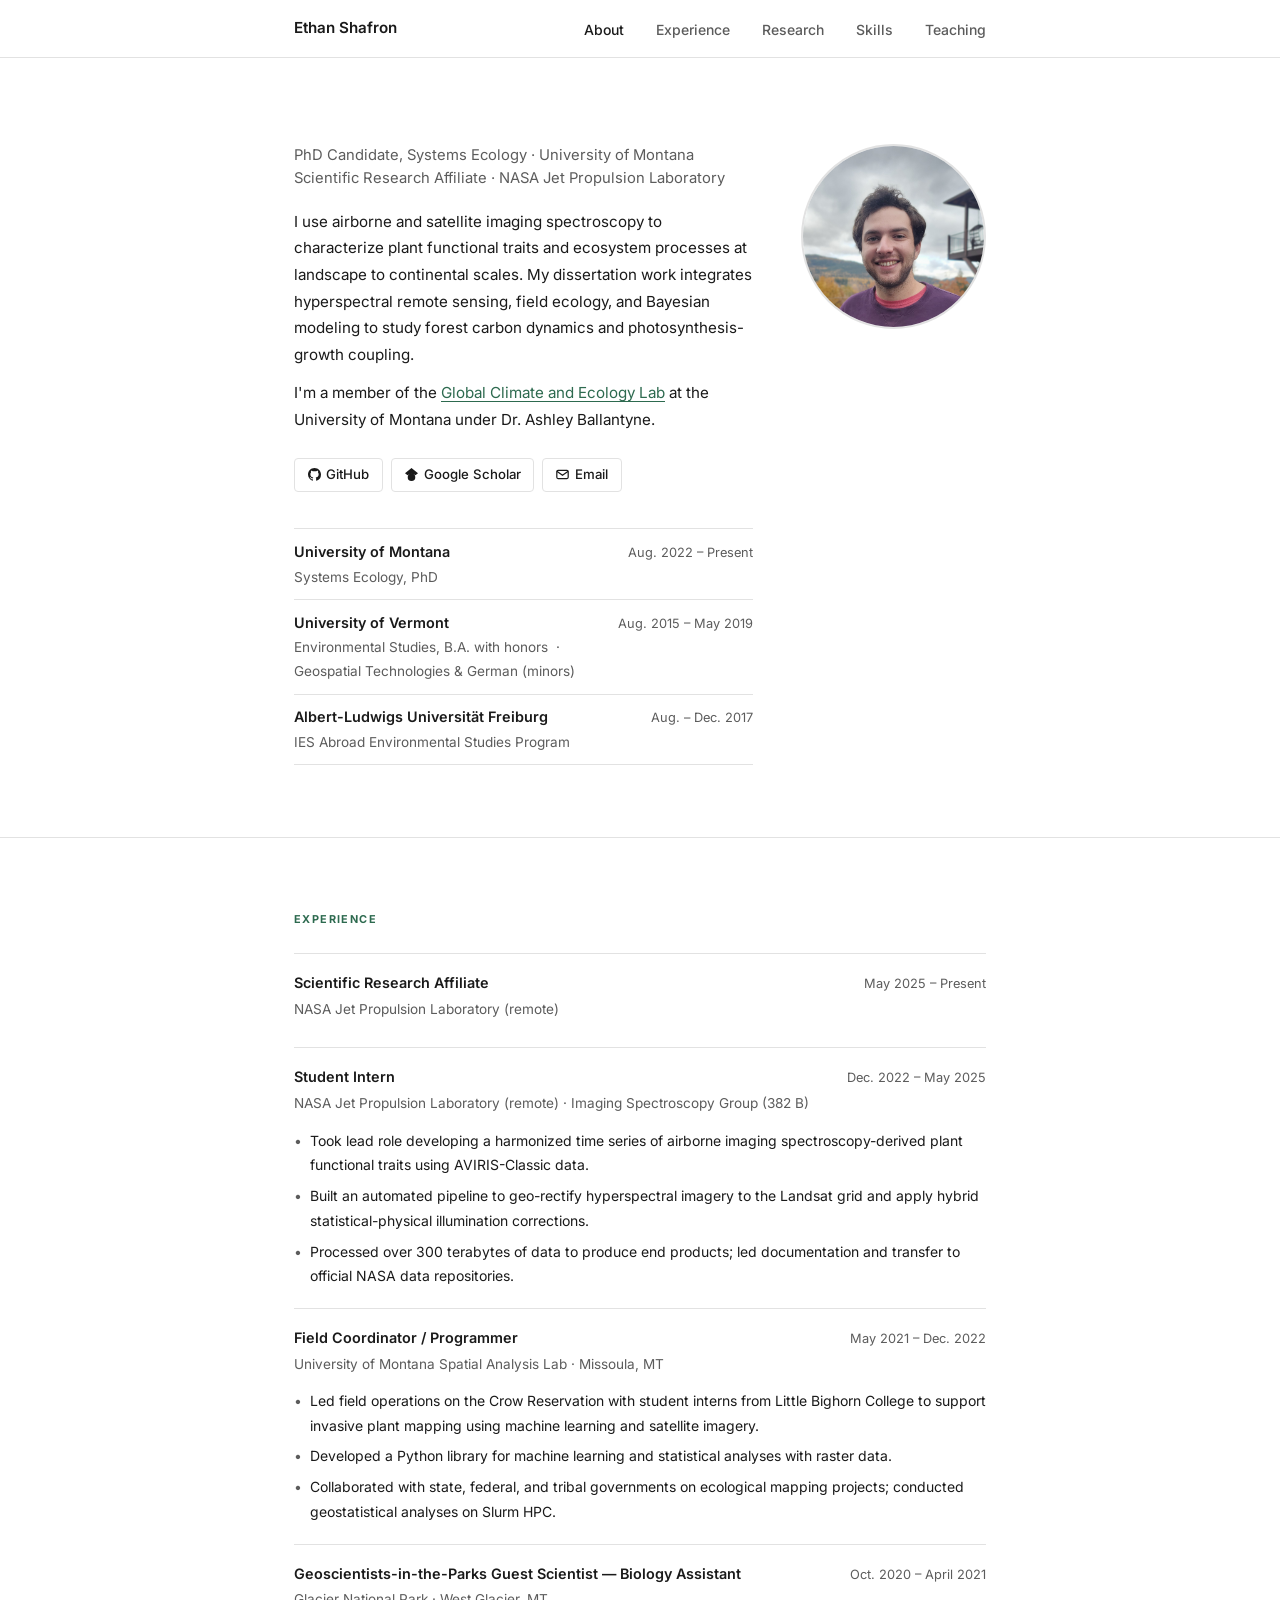
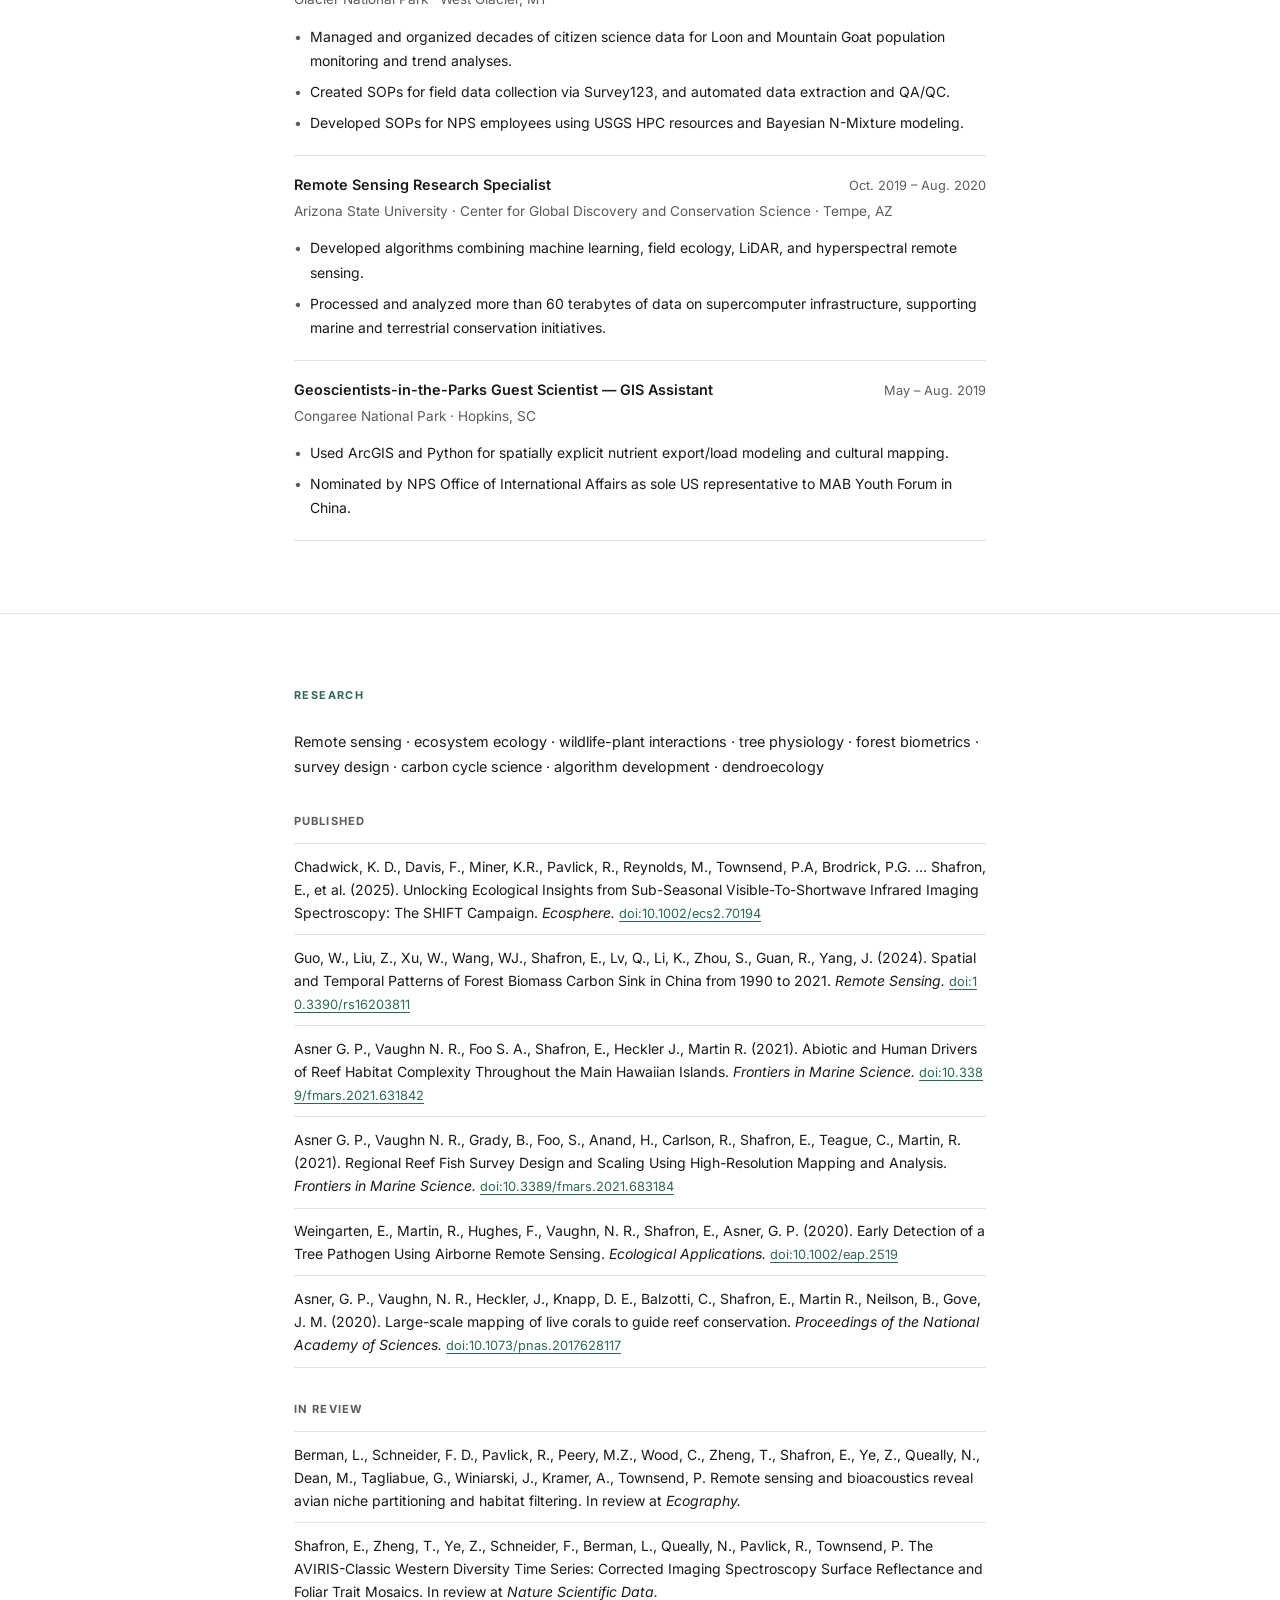
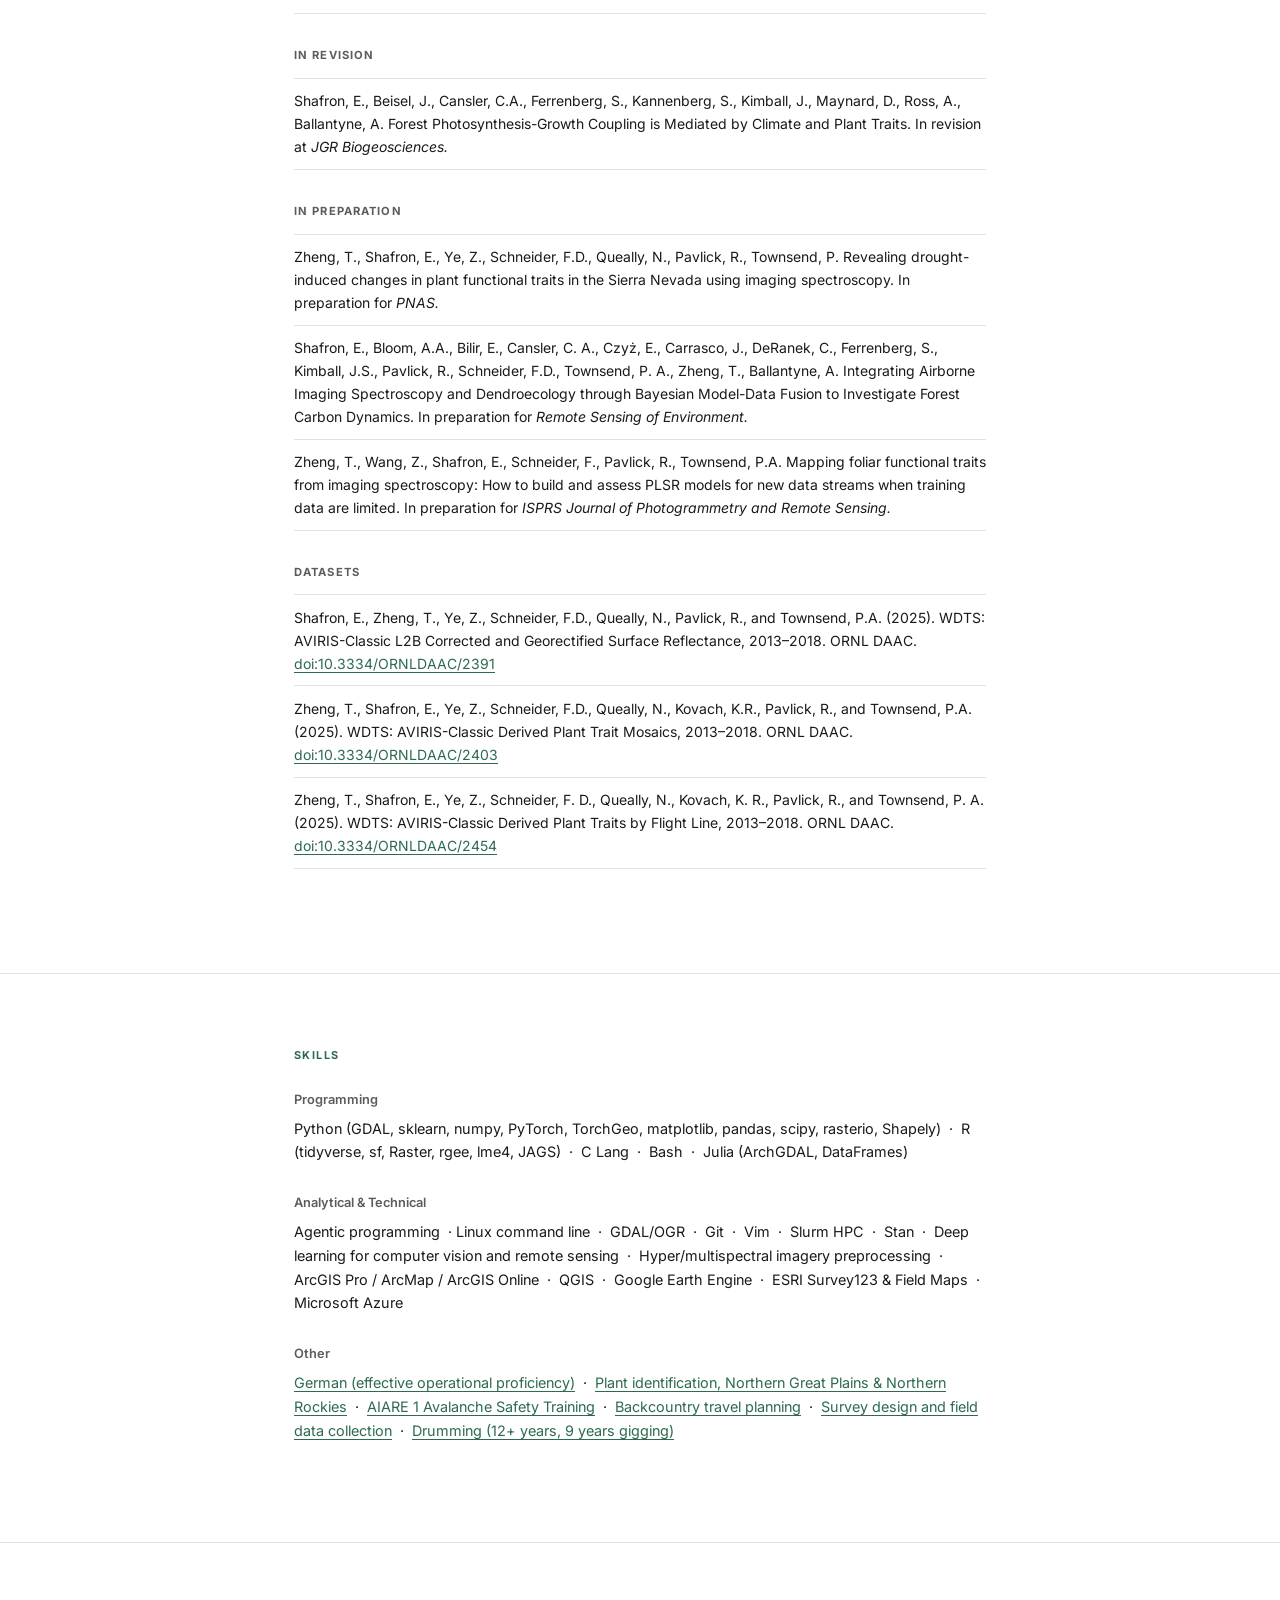
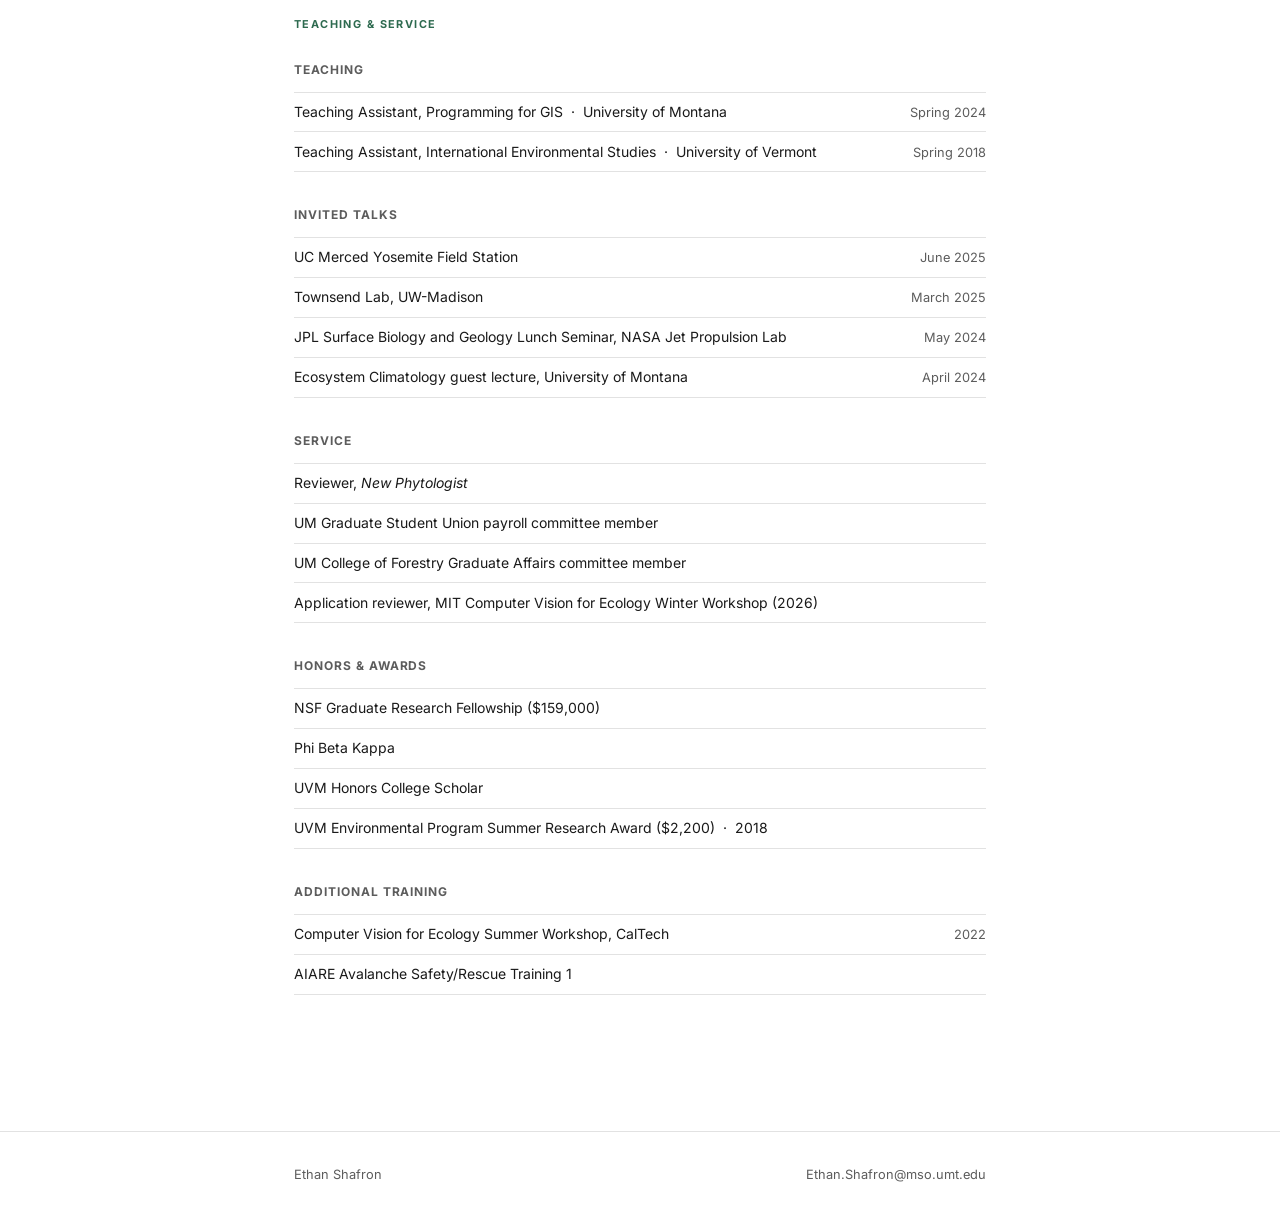
<file: index.html>
<!DOCTYPE html>
<html lang="en">
<head>
  <meta charset="UTF-8" />
  <meta name="viewport" content="width=device-width, initial-scale=1.0" />
  <meta name="google-site-verification" content="RIKO0gXB_fbFGR_R6k4a2QmeaagqkWeGWc6fwO8qHqc" />
  <title>Ethan Shafron</title>
  <meta name="description" content="Ethan Shafron — PhD Candidate, Systems Ecology, University of Montana. Imaging spectroscopy, plant functional traits, remote sensing." />
  <link rel="preconnect" href="https://fonts.googleapis.com" />
  <link rel="preconnect" href="https://fonts.gstatic.com" crossorigin />
  <link href="https://fonts.googleapis.com/css2?family=Inter:wght@300;400;500;600;700&display=swap" rel="stylesheet" />
  <link rel="stylesheet" href="assets/css/style.css" />
</head>
<body>

<!-- ============================================================
     NAV
     Add a link here + a matching <section id="..."> below
     to create a new page section.
     ============================================================ -->
<nav id="site-nav" role="navigation" aria-label="Main navigation">
  <div class="nav-inner">
    <a href="#about" class="nav-brand">Ethan Shafron</a>
    <ul class="nav-links" id="nav-links">
      <li><a href="#about">About</a></li>
      <li><a href="#experience">Experience</a></li>
      <li><a href="#research">Research</a></li>
      <li><a href="#skills">Skills</a></li>
      <li><a href="#teaching">Teaching</a></li>
    </ul>
    <button class="nav-toggle" aria-controls="nav-links" aria-expanded="false" aria-label="Toggle navigation">
      <span></span><span></span><span></span>
    </button>
  </div>
</nav>


<main>

<!-- ============================================================
     ABOUT
     Edit: bio paragraphs, education entries, and link buttons.
     ============================================================ -->
<section id="about">
  <div class="container">
    <div class="about-layout">

      <div class="about-text">
        <p class="about-tagline">
          PhD Candidate, Systems Ecology · University of Montana<br>
          Scientific Research Affiliate · NASA Jet Propulsion Laboratory
        </p>

        <div class="about-bio">
          <p>
            I use airborne and satellite imaging spectroscopy to characterize plant functional traits
            and ecosystem processes at landscape to continental scales. My dissertation work integrates
            hyperspectral remote sensing, field ecology, and Bayesian modeling to study forest carbon dynamics
            and photosynthesis-growth coupling.
          </p>
          <p>
            I'm a member of the
            <a href="https://www.umt.edu/global-climate-ecology-lab/">Global Climate and Ecology Lab</a>
            at the University of Montana under Dr. Ashley Ballantyne.
          </p>
        </div>

        <div class="about-links">
          <a href="https://github.com/ethanshafron/" target="_blank" rel="noopener">
            <svg viewBox="0 0 16 16" fill="currentColor" aria-hidden="true">
              <path d="M8 0C3.58 0 0 3.58 0 8c0 3.54 2.29 6.53 5.47 7.59.4.07.55-.17.55-.38
                0-.19-.01-.82-.01-1.49-2.01.37-2.53-.49-2.69-.94-.09-.23-.48-.94-.82-1.13
                -.28-.15-.68-.52-.01-.53.63-.01 1.08.58 1.23.82.72 1.21 1.87.87 2.33.66
                .07-.52.28-.87.51-1.07-1.78-.2-3.64-.89-3.64-3.95 0-.87.31-1.59.82-2.15
                -.08-.2-.36-1.02.08-2.12 0 0 .67-.21 2.2.82.64-.18 1.32-.27 2-.27
                .68 0 1.36.09 2 .27 1.53-1.04 2.2-.82 2.2-.82.44 1.1.16 1.92.08 2.12
                .51.56.82 1.27.82 2.15 0 3.07-1.87 3.75-3.65 3.95.29.25.54.73.54 1.48
                0 1.07-.01 1.93-.01 2.2 0 .21.15.46.55.38A8.013 8.013 0 0016 8c0-4.42-3.58-8-8-8z"/>
            </svg>
            GitHub
          </a>
          <a href="https://scholar.google.com/citations?user=hjuGA_QAAAAJ&hl=en" target="_blank" rel="noopener">
            <svg viewBox="0 0 24 24" fill="currentColor" aria-hidden="true">
              <path d="M12 24a7 7 0 1 1 0-14 7 7 0 0 1 0 14zm0-24L0 9.5l4.838 3.94A8 8 0 0 1 12 10a8 8 0 0 1 7.162 3.44L24 9.5z"/>
            </svg>
            Google Scholar
          </a>
          <a href="mailto:Ethan.Shafron@mso.umt.edu">
            <svg viewBox="0 0 16 16" fill="none" stroke="currentColor" stroke-width="1.5" aria-hidden="true">
              <rect x="1" y="3" width="14" height="10" rx="1.5"/>
              <path d="M1 4l7 5 7-5"/>
            </svg>
            Email
          </a>
        </div>

        <!-- Education — edit school name, degree, and dates -->
        <div class="edu-list" style="margin-top: 2.25rem;">
          <div class="edu-entry">
            <div class="edu-left">
              <div class="edu-school">University of Montana</div>
              <div class="edu-degree">Systems Ecology, PhD</div>
            </div>
            <div class="edu-dates">Aug. 2022 – Present</div>
          </div>
          <div class="edu-entry">
            <div class="edu-left">
              <div class="edu-school">University of Vermont</div>
              <div class="edu-degree">Environmental Studies, B.A. with honors &nbsp;·&nbsp; Geospatial Technologies &amp; German (minors)</div>
            </div>
            <div class="edu-dates">Aug. 2015 – May 2019</div>
          </div>
          <div class="edu-entry">
            <div class="edu-left">
              <div class="edu-school">Albert-Ludwigs Universität Freiburg</div>
              <div class="edu-degree">IES Abroad Environmental Studies Program</div>
            </div>
            <div class="edu-dates">Aug. – Dec. 2017</div>
          </div>
        </div>
      </div>

      <div class="about-photo">
        <img src="images/headshot.jpg" alt="Ethan Shafron" />
      </div>

    </div>
  </div>
</section>


<!-- ============================================================
     EXPERIENCE
     Each .exp-entry is one job. Copy/paste to add more.
     ============================================================ -->
<section id="experience" class="section">
  <div class="container">
    <span class="section-label">Experience</span>

    <div class="exp-entry">
      <div class="exp-header">
        <span class="exp-role">Scientific Research Affiliate</span>
        <span class="exp-dates">May 2025 – Present</span>
      </div>
      <div class="exp-org">NASA Jet Propulsion Laboratory (remote)</div>
    </div>

    <div class="exp-entry">
      <div class="exp-header">
        <span class="exp-role">Student Intern</span>
        <span class="exp-dates">Dec. 2022 – May 2025</span>
      </div>
      <div class="exp-org">NASA Jet Propulsion Laboratory (remote) · Imaging Spectroscopy Group (382 B)</div>
      <ul class="exp-bullets">
        <li>Took lead role developing a harmonized time series of airborne imaging spectroscopy-derived plant functional traits using AVIRIS-Classic data.</li>
        <li>Built an automated pipeline to geo-rectify hyperspectral imagery to the Landsat grid and apply hybrid statistical-physical illumination corrections.</li>
        <li>Processed over 300 terabytes of data to produce end products; led documentation and transfer to official NASA data repositories.</li>
      </ul>
    </div>

    <div class="exp-entry">
      <div class="exp-header">
        <span class="exp-role">Field Coordinator / Programmer</span>
        <span class="exp-dates">May 2021 – Dec. 2022</span>
      </div>
      <div class="exp-org">University of Montana Spatial Analysis Lab · Missoula, MT</div>
      <ul class="exp-bullets">
        <li>Led field operations on the Crow Reservation with student interns from Little Bighorn College to support invasive plant mapping using machine learning and satellite imagery.</li>
        <li>Developed a Python library for machine learning and statistical analyses with raster data.</li>
        <li>Collaborated with state, federal, and tribal governments on ecological mapping projects; conducted geostatistical analyses on Slurm HPC.</li>
      </ul>
    </div>

    <div class="exp-entry">
      <div class="exp-header">
        <span class="exp-role">Geoscientists-in-the-Parks Guest Scientist — Biology Assistant</span>
        <span class="exp-dates">Oct. 2020 – April 2021</span>
      </div>
      <div class="exp-org">Glacier National Park · West Glacier, MT</div>
      <ul class="exp-bullets">
        <li>Managed and organized decades of citizen science data for Loon and Mountain Goat population monitoring and trend analyses.</li>
        <li>Created SOPs for field data collection via Survey123, and automated data extraction and QA/QC.</li>
        <li>Developed SOPs for NPS employees using USGS HPC resources and Bayesian N-Mixture modeling.</li>
      </ul>
    </div>

    <div class="exp-entry">
      <div class="exp-header">
        <span class="exp-role">Remote Sensing Research Specialist</span>
        <span class="exp-dates">Oct. 2019 – Aug. 2020</span>
      </div>
      <div class="exp-org">Arizona State University · Center for Global Discovery and Conservation Science · Tempe, AZ</div>
      <ul class="exp-bullets">
        <li>Developed algorithms combining machine learning, field ecology, LiDAR, and hyperspectral remote sensing.</li>
        <li>Processed and analyzed more than 60 terabytes of data on supercomputer infrastructure, supporting marine and terrestrial conservation initiatives.</li>
      </ul>
    </div>

    <div class="exp-entry">
      <div class="exp-header">
        <span class="exp-role">Geoscientists-in-the-Parks Guest Scientist — GIS Assistant</span>
        <span class="exp-dates">May – Aug. 2019</span>
      </div>
      <div class="exp-org">Congaree National Park · Hopkins, SC</div>
      <ul class="exp-bullets">
        <li>Used ArcGIS and Python for spatially explicit nutrient export/load modeling and cultural mapping.</li>
        <li>Nominated by NPS Office of International Affairs as sole US representative to MAB Youth Forum in China.</li>
      </ul>
    </div>

  </div>
</section>


<!-- ============================================================
     RESEARCH
     Sections: Published, In Review, In Revision, In Prep, Datasets.
     Add/remove <li> items as needed.
     ============================================================ -->
<section id="research" class="section">
  <div class="container">
    <span class="section-label">Research</span>

    <p class="interests-text" style="margin-top:0; margin-bottom: 2rem; font-style: normal; color: var(--color-text); font-size: 0.9rem;">
      Remote sensing · ecosystem ecology · wildlife-plant interactions · tree physiology · forest biometrics ·
      survey design · carbon cycle science · algorithm development · dendroecology
    </p>

    <!-- Published -->
    <div class="pub-group">
      <div class="pub-group-label">Published</div>
      <ol class="pub-list">
        <li>
          Chadwick, K. D., Davis, F., Miner, K.R., Pavlick, R., Reynolds, M., Townsend, P.A, Brodrick, P.G. … Shafron, E., et al. (2025).
          Unlocking Ecological Insights from Sub-Seasonal Visible-To-Shortwave Infrared Imaging Spectroscopy: The SHIFT Campaign.
          <em>Ecosphere.</em> <a href="https://doi.org/10.1002/ecs2.70194" target="_blank" rel="noopener">doi:10.1002/ecs2.70194</a>
        </li>
        <li>
          Guo, W., Liu, Z., Xu, W., Wang, WJ., Shafron, E., Lv, Q., Li, K., Zhou, S., Guan, R., Yang, J. (2024).
          Spatial and Temporal Patterns of Forest Biomass Carbon Sink in China from 1990 to 2021.
          <em>Remote Sensing.</em> <a href="https://doi.org/10.3390/rs16203811" target="_blank" rel="noopener">doi:10.3390/rs16203811</a>
        </li>
        <li>
          Asner G. P., Vaughn N. R., Foo S. A., Shafron, E., Heckler J., Martin R. (2021).
          Abiotic and Human Drivers of Reef Habitat Complexity Throughout the Main Hawaiian Islands.
          <em>Frontiers in Marine Science.</em> <a href="https://doi.org/10.3389/fmars.2021.631842" target="_blank" rel="noopener">doi:10.3389/fmars.2021.631842</a>
        </li>
        <li>
          Asner G. P., Vaughn N. R., Grady, B., Foo, S., Anand, H., Carlson, R., Shafron, E., Teague, C., Martin, R. (2021).
          Regional Reef Fish Survey Design and Scaling Using High-Resolution Mapping and Analysis.
          <em>Frontiers in Marine Science.</em> <a href="https://doi.org/10.3389/fmars.2021.683184" target="_blank" rel="noopener">doi:10.3389/fmars.2021.683184</a>
        </li>
        <li>
          Weingarten, E., Martin, R., Hughes, F., Vaughn, N. R., Shafron, E., Asner, G. P. (2020).
          Early Detection of a Tree Pathogen Using Airborne Remote Sensing.
          <em>Ecological Applications.</em> <a href="https://doi.org/10.1002/eap.2519" target="_blank" rel="noopener">doi:10.1002/eap.2519</a>
        </li>
        <li>
          Asner, G. P., Vaughn, N. R., Heckler, J., Knapp, D. E., Balzotti, C., Shafron, E., Martin R., Neilson, B., Gove, J. M. (2020).
          Large-scale mapping of live corals to guide reef conservation.
          <em>Proceedings of the National Academy of Sciences.</em> <a href="https://doi.org/10.1073/pnas.2017628117" target="_blank" rel="noopener">doi:10.1073/pnas.2017628117</a>
        </li>
      </ol>
    </div>

    <!-- In Review -->
    <div class="pub-group">
      <div class="pub-group-label">In Review</div>
      <ol class="pub-list">
        <li>
          Berman, L., Schneider, F. D., Pavlick, R., Peery, M.Z., Wood, C., Zheng, T., Shafron, E., Ye, Z., Queally, N., Dean, M., Tagliabue, G., Winiarski, J., Kramer, A., Townsend, P.
          Remote sensing and bioacoustics reveal avian niche partitioning and habitat filtering.
          In review at <em>Ecography.</em>
        </li>
        <li>
          Shafron, E., Zheng, T., Ye, Z., Schneider, F., Berman, L., Queally, N., Pavlick, R., Townsend, P.
          The AVIRIS-Classic Western Diversity Time Series: Corrected Imaging Spectroscopy Surface Reflectance and Foliar Trait Mosaics.
          In review at <em>Nature Scientific Data.</em>
        </li>
      </ol>
    </div>

    <!-- In Revision -->
    <div class="pub-group">
      <div class="pub-group-label">In Revision</div>
      <ol class="pub-list">
        <li>
          Shafron, E., Beisel, J., Cansler, C.A., Ferrenberg, S., Kannenberg, S., Kimball, J., Maynard, D., Ross, A., Ballantyne, A.
          Forest Photosynthesis-Growth Coupling is Mediated by Climate and Plant Traits.
          In revision at <em>JGR Biogeosciences.</em>
        </li>
      </ol>
    </div>

    <!-- In Prep -->
    <div class="pub-group">
      <div class="pub-group-label">In Preparation</div>
      <ol class="pub-list">
        <li>
          Zheng, T., Shafron, E., Ye, Z., Schneider, F.D., Queally, N., Pavlick, R., Townsend, P.
          Revealing drought-induced changes in plant functional traits in the Sierra Nevada using imaging spectroscopy.
          In preparation for <em>PNAS.</em>
        </li>
        <li>
          Shafron, E., Bloom, A.A., Bilir, E., Cansler, C. A., Czyż, E., Carrasco, J., DeRanek, C., Ferrenberg, S., Kimball, J.S., Pavlick, R., Schneider, F.D., Townsend, P. A., Zheng, T., Ballantyne, A.
          Integrating Airborne Imaging Spectroscopy and Dendroecology through Bayesian Model-Data Fusion to Investigate Forest Carbon Dynamics.
          In preparation for <em>Remote Sensing of Environment.</em>
        </li>
        <li>
          Zheng, T., Wang, Z., Shafron, E., Schneider, F., Pavlick, R., Townsend, P.A.
          Mapping foliar functional traits from imaging spectroscopy: How to build and assess PLSR models for new data streams when training data are limited.
          In preparation for <em>ISPRS Journal of Photogrammetry and Remote Sensing.</em>
        </li>
      </ol>
    </div>

    <!-- Datasets -->
    <div class="pub-group">
      <div class="pub-group-label">Datasets</div>
      <ol class="dataset-list">
        <li>
          Shafron, E., Zheng, T., Ye, Z., Schneider, F.D., Queally, N., Pavlick, R., and Townsend, P.A. (2025).
          WDTS: AVIRIS-Classic L2B Corrected and Georectified Surface Reflectance, 2013–2018.
          ORNL DAAC. <a href="https://doi.org/10.3334/ORNLDAAC/2391" target="_blank" rel="noopener">doi:10.3334/ORNLDAAC/2391</a>
        </li>
        <li>
          Zheng, T., Shafron, E., Ye, Z., Schneider, F.D., Queally, N., Kovach, K.R., Pavlick, R., and Townsend, P.A. (2025).
          WDTS: AVIRIS-Classic Derived Plant Trait Mosaics, 2013–2018.
          ORNL DAAC. <a href="https://doi.org/10.3334/ORNLDAAC/2403" target="_blank" rel="noopener">doi:10.3334/ORNLDAAC/2403</a>
        </li>
        <li>
          Zheng, T., Shafron, E., Ye, Z., Schneider, F. D., Queally, N., Kovach, K. R., Pavlick, R., and Townsend, P. A. (2025).
          WDTS: AVIRIS-Classic Derived Plant Traits by Flight Line, 2013–2018.
          ORNL DAAC. <a href="https://doi.org/10.3334/ORNLDAAC/2454" target="_blank" rel="noopener">doi:10.3334/ORNLDAAC/2454</a>
        </li>
      </ol>
    </div>

  </div>
</section>


<!-- ============================================================
     SKILLS
     Edit the text inside each <p> tag.
     ============================================================ -->
<section id="skills" class="section">
  <div class="container">
    <span class="section-label">Skills</span>

    <div class="skills-group">
      <div class="skills-group-label">Programming</div>
      <p>Python (GDAL, sklearn, numpy, PyTorch, TorchGeo, matplotlib, pandas, scipy, rasterio, Shapely) &nbsp;·&nbsp; R (tidyverse, sf, Raster, rgee, lme4, JAGS) &nbsp;·&nbsp; C Lang &nbsp;·&nbsp; Bash &nbsp;·&nbsp; Julia (ArchGDAL, DataFrames)</p>
    </div>

    <div class="skills-group">
      <div class="skills-group-label">Analytical & Technical</div>
      <p>Agentic programming &nbsp;·&nbsp;Linux command line &nbsp;·&nbsp; GDAL/OGR &nbsp;·&nbsp; Git &nbsp;·&nbsp; Vim &nbsp;·&nbsp; Slurm HPC &nbsp;·&nbsp; Stan &nbsp;·&nbsp; Deep learning for computer vision and remote sensing &nbsp;·&nbsp; Hyper/multispectral imagery preprocessing &nbsp;·&nbsp; ArcGIS Pro / ArcMap / ArcGIS Online &nbsp;·&nbsp; QGIS &nbsp;·&nbsp; Google Earth Engine &nbsp;·&nbsp; ESRI Survey123 &amp; Field Maps &nbsp;·&nbsp; Microsoft Azure</p>
    </div>

    <div class="skills-group">
      <div class="skills-group-label">Other</div>
      <p>
        <a href="https://uni-freiburg.de/en/" target="_blank" rel="noopener">German (effective operational proficiency)</a>
        &nbsp;·&nbsp;
        <a href="https://mtnhp.org/" target="_blank" rel="noopener">Plant identification, Northern Great Plains &amp; Northern Rockies</a>
        &nbsp;·&nbsp;
        <a href="https://flatheadavalanche.org/" target="_blank" rel="noopener">AIARE 1 Avalanche Safety Training</a>
        &nbsp;·&nbsp;
        <a href="https://coloradotrail.org/" target="_blank" rel="noopener">Backcountry travel planning</a>
        &nbsp;·&nbsp;
        <a href="https://www.nps.gov/rlc/crown/citizen-science.htm" target="_blank" rel="noopener">Survey design and field data collection</a>
        &nbsp;·&nbsp;
        <a href="https://open.spotify.com/artist/75UZ4qsnf6mj9nfhNu9vwL?si=qcF6JOUOQ4-Slpl-7lCkFQ" target="_blank" rel="noopener">Drumming (12+ years, 9 years gigging)</a>
      </p>
    </div>

  </div>
</section>


<!-- ============================================================
     TEACHING & SERVICE
     Edit list items as needed. .item-right is the date/location.
     ============================================================ -->
<section id="teaching" class="section">
  <div class="container">
    <span class="section-label">Teaching &amp; Service</span>

    <!-- Teaching -->
    <div class="subsection">
      <div class="subsection-label">Teaching</div>
      <ul class="plain-list">
        <li>
          <span>Teaching Assistant, Programming for GIS &nbsp;·&nbsp; University of Montana</span>
          <span class="item-right">Spring 2024</span>
        </li>
        <li>
          <span>Teaching Assistant, International Environmental Studies &nbsp;·&nbsp; University of Vermont</span>
          <span class="item-right">Spring 2018</span>
        </li>
      </ul>
    </div>

    <!-- Invited Talks -->
    <div class="subsection">
      <div class="subsection-label">Invited Talks</div>
      <ul class="plain-list">
        <li>
          <span>UC Merced Yosemite Field Station</span>
          <span class="item-right">June 2025</span>
        </li>
        <li>
          <span>Townsend Lab, UW-Madison</span>
          <span class="item-right">March 2025</span>
        </li>
        <li>
          <span>JPL Surface Biology and Geology Lunch Seminar, NASA Jet Propulsion Lab</span>
          <span class="item-right">May 2024</span>
        </li>
        <li>
          <span>Ecosystem Climatology guest lecture, University of Montana</span>
          <span class="item-right">April 2024</span>
        </li>
      </ul>
    </div>

    <!-- Service -->
    <div class="subsection">
      <div class="subsection-label">Service</div>
      <ul class="plain-list">
        <li><span>Reviewer, <em>New Phytologist</em></span></li>
        <li><span>UM Graduate Student Union payroll committee member</span></li>
        <li><span>UM College of Forestry Graduate Affairs committee member</span></li>
        <li><span>Application reviewer, MIT Computer Vision for Ecology Winter Workshop (2026)</span></li>
      </ul>
    </div>

    <!-- Honors -->
    <div class="subsection">
      <div class="subsection-label">Honors &amp; Awards</div>
      <ul class="honors-list">
        <li>NSF Graduate Research Fellowship ($159,000)</li>
        <li>Phi Beta Kappa</li>
        <li>UVM Honors College Scholar</li>
        <li>UVM Environmental Program Summer Research Award ($2,200) &nbsp;·&nbsp; 2018</li>
      </ul>
    </div>

    <!-- Additional Training -->
    <div class="subsection">
      <div class="subsection-label">Additional Training</div>
      <ul class="plain-list">
        <li>
          <span>Computer Vision for Ecology Summer Workshop, CalTech</span>
          <span class="item-right">2022</span>
        </li>
        <li><span>AIARE Avalanche Safety/Rescue Training 1</span></li>
      </ul>
    </div>

  </div>
</section>

</main>


<!-- ============================================================
     FOOTER
     ============================================================ -->
<footer id="site-footer">
  <div class="footer-inner">
    <span>Ethan Shafron</span>
    <a href="mailto:Ethan.Shafron@mso.umt.edu">Ethan.Shafron@mso.umt.edu</a>
  </div>
</footer>

<script src="assets/js/site.js"></script>
</body>
</html>
</file>
<file: assets/css/style.css>
/* ============================================================
   ETHAN SHAFRON — PERSONAL SITE
   ============================================================

   Quick customization:
     - Colors, font, max-width → edit the :root block below
     - Each section has a clear comment in this file and in index.html

   ============================================================ */

:root {
  --color-bg:       #ffffff;
  --color-bg-nav:   rgba(255, 255, 255, 0.93);
  --color-text:     #1a1a1a;
  --color-muted:    #5c5c5c;
  --color-accent:   #2d6a4f;
  --color-accent-h: #1b4332;
  --color-border:   #e2e2e2;

  --font-sans: 'Inter', system-ui, -apple-system, BlinkMacSystemFont, 'Segoe UI', sans-serif;

  --max-width:  740px;
  --nav-height: 58px;
  --gap:        4.5rem;
  --pad-x:      1.5rem;
  --radius:     4px;
  --transition: 0.16s ease;
}

/* ============================================================
   RESET
   ============================================================ */
*, *::before, *::after { box-sizing: border-box; margin: 0; padding: 0; }

html {
  font-size: 16px;
  scroll-behavior: smooth;
  scroll-padding-top: calc(var(--nav-height) + 1.5rem);
}

body {
  font-family: var(--font-sans);
  background: var(--color-bg);
  color: var(--color-text);
  line-height: 1.75;
  -webkit-font-smoothing: antialiased;
}

img { display: block; max-width: 100%; }
ul, ol { list-style: none; }

a {
  color: var(--color-accent);
  text-decoration: underline;
  text-underline-offset: 3px;
  transition: color var(--transition);
}
a:hover { color: var(--color-accent-h); }

/* ============================================================
   LAYOUT
   ============================================================ */
.container {
  max-width: var(--max-width);
  margin: 0 auto;
  padding: 0 var(--pad-x);
}

/* ============================================================
   NAV
   ============================================================ */
#site-nav {
  position: sticky;
  top: 0;
  z-index: 100;
  height: var(--nav-height);
  background: var(--color-bg-nav);
  backdrop-filter: blur(10px);
  -webkit-backdrop-filter: blur(10px);
  border-bottom: 1px solid var(--color-border);
}

.nav-inner {
  max-width: var(--max-width);
  margin: 0 auto;
  padding: 0 var(--pad-x);
  height: 100%;
  display: flex;
  align-items: center;
  justify-content: space-between;
}

.nav-brand {
  font-weight: 600;
  font-size: 0.95rem;
  color: var(--color-text);
  text-decoration: none;
}
.nav-brand:hover { color: var(--color-accent); }

.nav-links {
  display: flex;
  gap: 2rem;
}
.nav-links a {
  font-size: 0.875rem;
  font-weight: 500;
  color: var(--color-muted);
  text-decoration: none;
  transition: color var(--transition);
}
.nav-links a:hover,
.nav-links a.active { color: var(--color-text); }

.nav-toggle {
  display: none;
  flex-direction: column;
  gap: 5px;
  cursor: pointer;
  background: none;
  border: none;
  padding: 4px;
}
.nav-toggle span {
  display: block;
  width: 22px;
  height: 2px;
  background: var(--color-text);
  border-radius: 2px;
}

/* ============================================================
   ABOUT
   ============================================================ */
#about {
  padding: calc(var(--gap) * 1.2) 0 var(--gap);
}

.about-layout {
  display: flex;
  align-items: flex-start;
  gap: 3rem;
}

.about-text { flex: 1; min-width: 0; }

.about-name {
  font-size: 2rem;
  font-weight: 700;
  letter-spacing: -0.02em;
  margin-bottom: 0.25rem;
}

.about-tagline {
  font-size: 0.925rem;
  color: var(--color-muted);
  margin-bottom: 1.25rem;
  line-height: 1.5;
}

.about-bio { font-size: 0.95rem; }
.about-bio p + p { margin-top: 0.75rem; }

.about-links {
  display: flex;
  flex-wrap: wrap;
  gap: 0.5rem;
  margin-top: 1.5rem;
}
.about-links a {
  display: inline-flex;
  align-items: center;
  gap: 0.35rem;
  padding: 0.3rem 0.8rem;
  border: 1px solid var(--color-border);
  border-radius: var(--radius);
  font-size: 0.825rem;
  font-weight: 500;
  color: var(--color-text);
  text-decoration: none;
  transition: border-color var(--transition), background var(--transition);
}
.about-links a:hover {
  border-color: var(--color-accent);
  background: rgba(45, 106, 79, 0.05);
  color: var(--color-accent-h);
}
.about-links a svg { flex-shrink: 0; width: 13px; height: 13px; }

.about-photo img {
  width: 185px;
  height: 185px;
  border-radius: 50%;
  object-fit: cover;
  object-position: center top;
  border: 2px solid var(--color-border);
}

/* Education under About */
.edu-list { margin-top: 2rem; }
.edu-list + .edu-list { margin-top: 0; }

.edu-entry {
  display: flex;
  justify-content: space-between;
  align-items: baseline;
  gap: 1rem;
  padding: 0.6rem 0;
  border-top: 1px solid var(--color-border);
}
.edu-entry:last-child { border-bottom: 1px solid var(--color-border); }

.edu-left { flex: 1; min-width: 0; }
.edu-school { font-weight: 600; font-size: 0.9rem; }
.edu-degree { font-size: 0.85rem; color: var(--color-muted); margin-top: 0.1rem; }
.edu-dates  { font-size: 0.8rem; color: var(--color-muted); white-space: nowrap; flex-shrink: 0; }

/* ============================================================
   SECTION — SHARED
   ============================================================ */
.section {
  padding: var(--gap) 0;
  border-top: 1px solid var(--color-border);
}

.section-label {
  display: block;
  font-size: 0.68rem;
  font-weight: 700;
  letter-spacing: 0.13em;
  text-transform: uppercase;
  color: var(--color-accent);
  margin-bottom: 1.5rem;
  text-decoration: none;
}

/* ============================================================
   EXPERIENCE
   ============================================================ */
.exp-entry {
  padding: 1rem 0;
  border-top: 1px solid var(--color-border);
}
.exp-entry:last-child { border-bottom: 1px solid var(--color-border); }

.exp-header {
  display: flex;
  justify-content: space-between;
  align-items: baseline;
  gap: 1rem;
  margin-bottom: 0.15rem;
}
.exp-role  { font-weight: 600; font-size: 0.9rem; }
.exp-dates { font-size: 0.8rem; color: var(--color-muted); white-space: nowrap; flex-shrink: 0; }
.exp-org   { font-size: 0.85rem; color: var(--color-muted); margin-bottom: 0.6rem; }

.exp-bullets { padding-left: 0; }
.exp-bullets li {
  font-size: 0.875rem;
  padding: 0.2rem 0 0.2rem 1rem;
  position: relative;
  color: var(--color-text);
}
.exp-bullets li::before {
  content: '\2022';
  position: absolute;
  left: 0;
  color: var(--color-muted);
}

/* ============================================================
   RESEARCH — publications + datasets
   ============================================================ */
.pub-intro {
  font-size: 0.9rem;
  color: var(--color-muted);
  margin-bottom: 2rem;
  font-style: italic;
}

.pub-group { margin-bottom: 2rem; }

.pub-group-label {
  font-size: 0.7rem;
  font-weight: 700;
  letter-spacing: 0.1em;
  text-transform: uppercase;
  color: var(--color-muted);
  margin-bottom: 0.75rem;
}

.pub-list li {
  font-size: 0.875rem;
  line-height: 1.65;
  padding: 0.65rem 0;
  border-top: 1px solid var(--color-border);
}
.pub-list li:last-child { border-bottom: 1px solid var(--color-border); }

.pub-list a {
  font-size: 0.8rem;
  word-break: break-all;
}

/* Datasets */
.dataset-list li {
  font-size: 0.875rem;
  line-height: 1.65;
  padding: 0.65rem 0;
  border-top: 1px solid var(--color-border);
}
.dataset-list li:last-child { border-bottom: 1px solid var(--color-border); }

/* Research interests */
.interests-text {
  font-size: 0.9rem;
  color: var(--color-muted);
  margin-top: 2rem;
}

/* ============================================================
   SKILLS
   ============================================================ */
.skills-group { margin-bottom: 1.75rem; }

.skills-group-label {
  font-size: 0.8rem;
  font-weight: 600;
  color: var(--color-muted);
  margin-bottom: 0.35rem;
}

.skills-group p {
  font-size: 0.9rem;
  line-height: 1.65;
}

/* ============================================================
   TEACHING & SERVICE
   ============================================================ */
.subsection { margin-bottom: 2rem; }

.subsection-label {
  font-size: 0.75rem;
  font-weight: 700;
  letter-spacing: 0.08em;
  text-transform: uppercase;
  color: var(--color-muted);
  margin-bottom: 0.75rem;
}

.plain-list li {
  font-size: 0.875rem;
  padding: 0.45rem 0;
  border-top: 1px solid var(--color-border);
  display: flex;
  justify-content: space-between;
  align-items: baseline;
  gap: 1rem;
}
.plain-list li:last-child { border-bottom: 1px solid var(--color-border); }

.plain-list .item-right {
  font-size: 0.8rem;
  color: var(--color-muted);
  white-space: nowrap;
  flex-shrink: 0;
}

/* Honors */
.honors-list li {
  font-size: 0.875rem;
  padding: 0.45rem 0;
  border-top: 1px solid var(--color-border);
}
.honors-list li:last-child { border-bottom: 1px solid var(--color-border); }

/* ============================================================
   FOOTER
   ============================================================ */
#site-footer {
  border-top: 1px solid var(--color-border);
  padding: 2rem 0;
  margin-top: 2rem;
}
.footer-inner {
  max-width: var(--max-width);
  margin: 0 auto;
  padding: 0 var(--pad-x);
  display: flex;
  justify-content: space-between;
  align-items: center;
  font-size: 0.8rem;
  color: var(--color-muted);
}
.footer-inner a { color: var(--color-muted); text-decoration: none; }
.footer-inner a:hover { color: var(--color-accent); }

/* ============================================================
   RESPONSIVE
   ============================================================ */
@media (max-width: 640px) {
  :root { --gap: 3.5rem; }

  .about-layout    { flex-direction: column-reverse; gap: 1.25rem; }
  .about-photo img { width: 80px; height: 80px; }
  .about-name      { font-size: 1.65rem; }

  .exp-header      { flex-direction: column; gap: 0.1rem; }
  .edu-entry       { flex-direction: column; gap: 0.1rem; }
  .plain-list li   { flex-direction: column; gap: 0.1rem; }

  .nav-links {
    display: none;
    flex-direction: column;
    gap: 0.9rem;
    position: absolute;
    top: var(--nav-height);
    left: 0;
    right: 0;
    background: var(--color-bg);
    padding: 1.25rem var(--pad-x);
    border-bottom: 1px solid var(--color-border);
    box-shadow: 0 4px 12px rgba(0,0,0,0.05);
  }
  .nav-links.is-open { display: flex; }
  .nav-toggle        { display: flex; }

  .footer-inner { flex-direction: column; gap: 0.5rem; text-align: center; }
}
</file>
